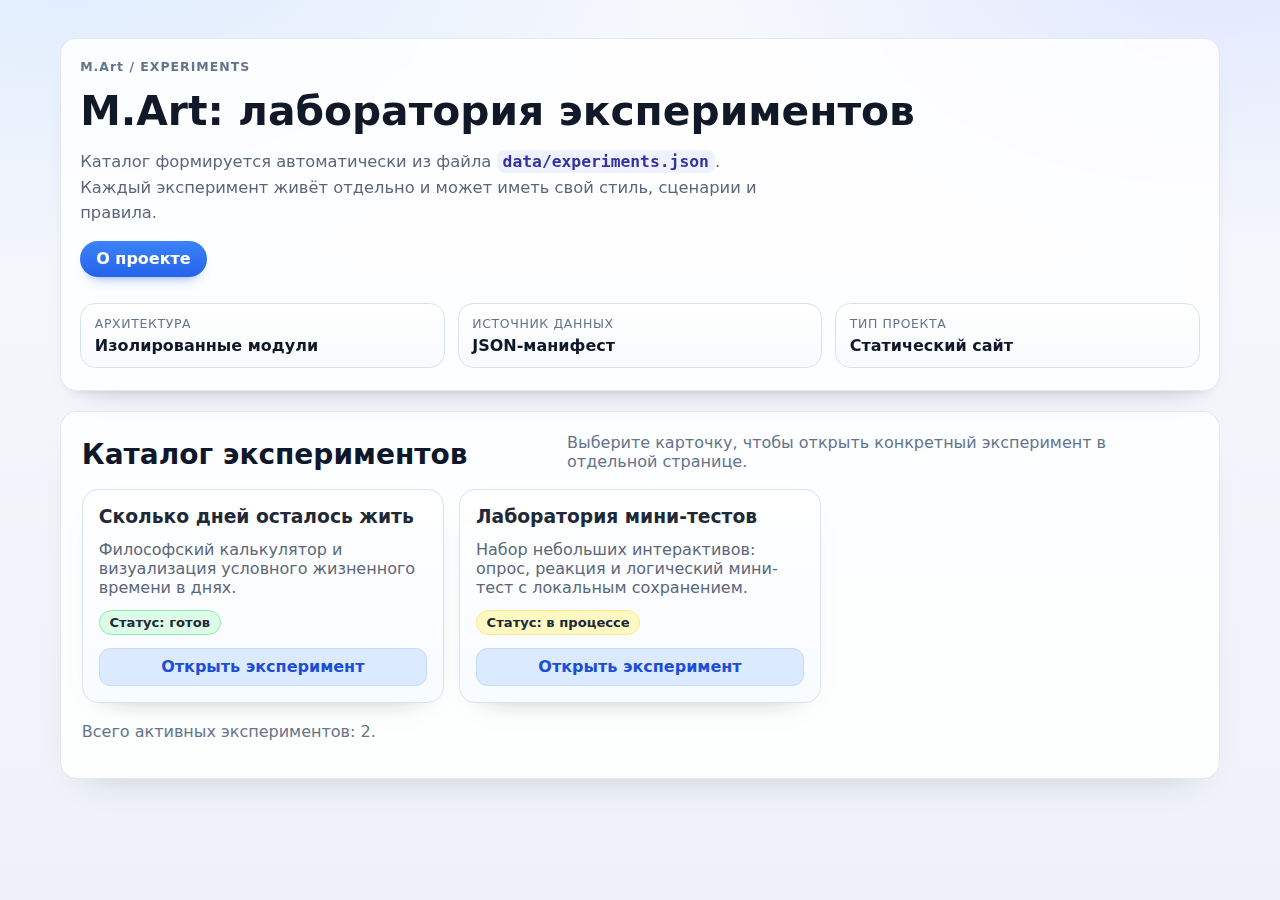
<file: index.html>
<!doctype html>
<html lang="ru">
  <head>
    <meta charset="UTF-8" />
    <meta name="viewport" content="width=device-width, initial-scale=1.0" />
    <title>M.Art — лаборатория экспериментов</title>
    <link rel="stylesheet" href="./assets/css/base.css" />
  </head>
  <body class="page-home">
    <main class="container">
      <!-- Верхняя панель в стиле Windows 11: чистая типографика, мягкие тени и без лишних декоративных кнопок. -->
      <header class="hero-shell">
        <!-- Главный блок с кратким описанием, чтобы новичку было понятно, откуда берутся карточки. -->
        <div class="hero-main">
          <p class="eyebrow">M.Art / EXPERIMENTS</p>
          <h1>M.Art: лаборатория экспериментов</h1>
          <p class="subtitle">
            Каталог формируется автоматически из файла <code>data/experiments.json</code>. Каждый эксперимент
            живёт отдельно и может иметь свой стиль, сценарии и правила.
          </p>
          <div class="hero-actions">
            <a class="nav-link" href="./about/">О проекте</a>
          </div>
        </div>

        <!-- Небольшие показатели добавляют детализацию и помогают быстро оценить состояние каталога. -->
        <div class="hero-stats" aria-label="Краткая сводка проекта">
          <article class="stat-item">
            <p class="stat-label">Архитектура</p>
            <p class="stat-value">Изолированные модули</p>
          </article>
          <article class="stat-item">
            <p class="stat-label">Источник данных</p>
            <p class="stat-value">JSON-манифест</p>
          </article>
          <article class="stat-item">
            <p class="stat-label">Тип проекта</p>
            <p class="stat-value">Статический сайт</p>
          </article>
        </div>
      </header>

      <!-- Основная зона с карточками экспериментов. ID оставляем прежними, чтобы JS продолжил работать без изменений. -->
      <section class="catalog-shell">
        <div class="catalog-head">
          <h2>Каталог экспериментов</h2>
          <p class="catalog-description">Выберите карточку, чтобы открыть конкретный эксперимент в отдельной странице.</p>
        </div>
        <div id="catalog" class="grid" aria-live="polite"></div>
        <p id="catalog-note" class="note"></p>
      </section>
    </main>

    <script type="module" src="./assets/js/catalog.js"></script>
  </body>
</html>
</file>
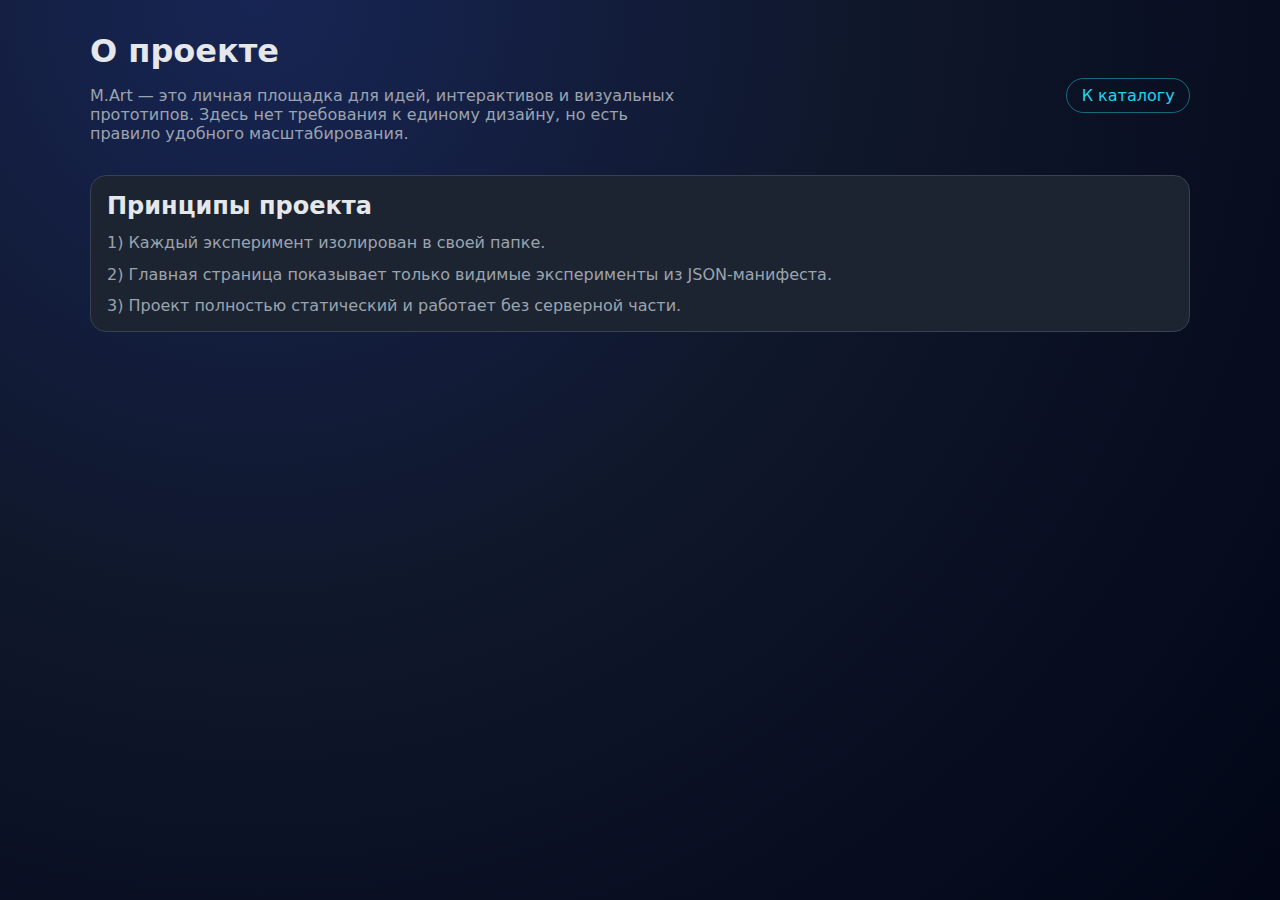
<file: about/index.html>
<!doctype html>
<html lang="ru">
  <head>
    <meta charset="UTF-8" />
    <meta name="viewport" content="width=device-width, initial-scale=1.0" />
    <title>О проекте — M.Art</title>
    <link rel="stylesheet" href="../assets/css/base.css" />
  </head>
  <body>
    <main class="container">
      <header>
        <div>
          <h1>О проекте</h1>
          <p class="subtitle">
            M.Art — это личная площадка для идей, интерактивов и визуальных прототипов. Здесь нет требования к
            единому дизайну, но есть правило удобного масштабирования.
          </p>
        </div>
        <a class="nav-link" href="../">К каталогу</a>
      </header>

      <section class="card" style="margin-top: 1rem">
        <h2>Принципы проекта</h2>
        <p>1) Каждый эксперимент изолирован в своей папке.</p>
        <p>2) Главная страница показывает только видимые эксперименты из JSON-манифеста.</p>
        <p>3) Проект полностью статический и работает без серверной части.</p>
      </section>
    </main>
  </body>
</html>
</file>
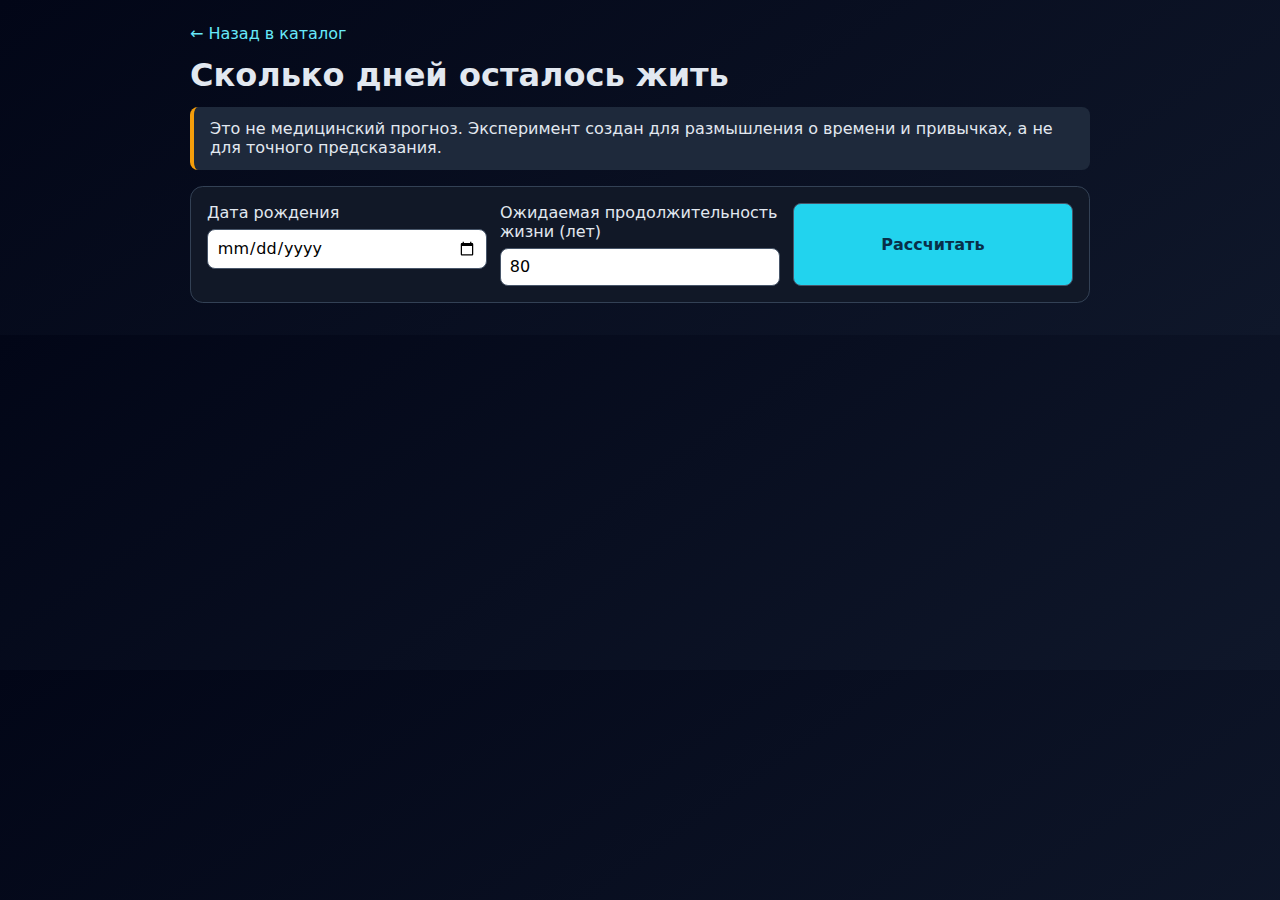
<file: experiments/life-days/index.html>
<!doctype html>
<html lang="ru">
  <head>
    <meta charset="UTF-8" />
    <meta name="viewport" content="width=device-width, initial-scale=1.0" />
    <title>Сколько дней осталось жить</title>
    <link rel="stylesheet" href="./life-days.css" />
  </head>
  <body>
    <main class="life-lab">
      <a class="back-link" href="../../">← Назад в каталог</a>
      <h1>Сколько дней осталось жить</h1>
      <p class="disclaimer">
        Это не медицинский прогноз. Эксперимент создан для размышления о времени и привычках, а не для точного
        предсказания.
      </p>

      <form id="life-form" class="panel">
        <label>
          Дата рождения
          <input type="date" name="birthDate" required />
        </label>
        <label>
          Ожидаемая продолжительность жизни (лет)
          <input type="number" name="lifeExpectancy" min="1" max="130" value="80" />
        </label>
        <button type="submit">Рассчитать</button>
      </form>

      <section id="result" class="panel hidden" aria-live="polite">
        <h2>Результат</h2>
        <p id="summary"></p>
        <div class="progress-wrap">
          <div id="progress" class="progress"></div>
        </div>
        <small id="percent"></small>
        <div id="grid" class="day-grid" aria-label="Визуализация прожитых и оставшихся дней"></div>
      </section>
    </main>

    <script type="module" src="./life-days.js"></script>
  </body>
</html>
</file>
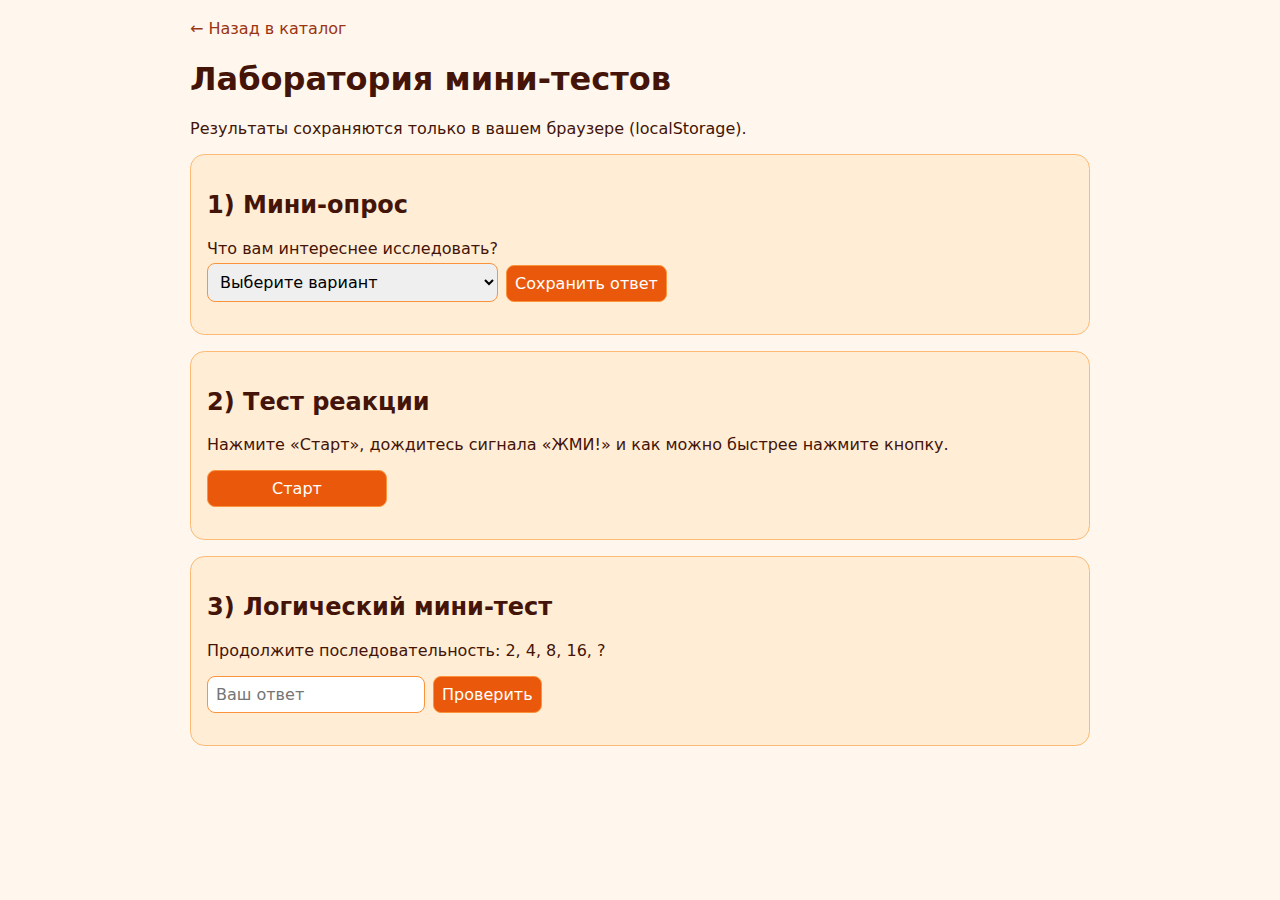
<file: experiments/tests-lab/index.html>
<!doctype html>
<html lang="ru">
  <head>
    <meta charset="UTF-8" />
    <meta name="viewport" content="width=device-width, initial-scale=1.0" />
    <title>Лаборатория мини-тестов</title>
    <link rel="stylesheet" href="./tests-lab.css" />
  </head>
  <body>
    <main class="tests-page">
      <a href="../../" class="back-link">← Назад в каталог</a>
      <h1>Лаборатория мини-тестов</h1>
      <p>Результаты сохраняются только в вашем браузере (localStorage).</p>

      <section class="panel">
        <h2>1) Мини-опрос</h2>
        <form id="poll-form">
          <label>
            Что вам интереснее исследовать?
            <select name="topic" required>
              <option value="">Выберите вариант</option>
              <option value="ui">UI-эксперименты</option>
              <option value="games">Мини-игры</option>
              <option value="data">Визуализации данных</option>
            </select>
          </label>
          <button type="submit">Сохранить ответ</button>
        </form>
        <p id="poll-result"></p>
      </section>

      <section class="panel">
        <h2>2) Тест реакции</h2>
        <p>Нажмите «Старт», дождитесь сигнала «ЖМИ!» и как можно быстрее нажмите кнопку.</p>
        <button id="reaction-button" class="reaction-btn">Старт</button>
        <p id="reaction-result"></p>
      </section>

      <section class="panel">
        <h2>3) Логический мини-тест</h2>
        <p>Продолжите последовательность: 2, 4, 8, 16, ?</p>
        <form id="logic-form">
          <input type="number" name="answer" placeholder="Ваш ответ" required />
          <button type="submit">Проверить</button>
        </form>
        <p id="logic-result"></p>
      </section>
    </main>

    <script type="module" src="./tests-lab.js"></script>
  </body>
</html>
</file>
<file: assets/css/base.css>
/* Базовые переменные для общего каркаса сайта. Если изменить, поменяется внешний вид каталога и служебных страниц. */
:root {
  --bg: #0f172a;
  --bg-soft: #111827;
  --card: #1f2937;
  --text: #e5e7eb;
  --muted: #9ca3af;
  --accent: #22d3ee;
  --ok: #34d399;
  --warn: #f59e0b;
  --draft: #a78bfa;
}

/* Сбрасываем отступы, чтобы в разных браузерах не было неожиданных смещений. */
* {
  box-sizing: border-box;
}

/* Тёмная тема остаётся базовой для внутренних страниц (например, /about). */
body {
  margin: 0;
  font-family: Inter, system-ui, -apple-system, Segoe UI, Roboto, sans-serif;
  color: var(--text);
  background: radial-gradient(circle at 20% 0%, #172554 0%, var(--bg) 45%, #020617 100%);
  min-height: 100vh;
}

.container {
  width: min(1100px, 92vw);
  margin: 0 auto;
  padding: 2rem 0 3rem;
}

header {
  display: flex;
  justify-content: space-between;
  gap: 1rem;
  align-items: center;
  flex-wrap: wrap;
}

h1,
h2,
h3 {
  margin: 0;
}

.subtitle {
  color: var(--muted);
  max-width: 60ch;
}

.nav-link {
  color: var(--accent);
  text-decoration: none;
  border: 1px solid color-mix(in srgb, var(--accent) 45%, transparent);
  border-radius: 999px;
  padding: 0.45rem 0.9rem;
}

.grid {
  margin-top: 1.5rem;
  display: grid;
  grid-template-columns: repeat(auto-fill, minmax(270px, 1fr));
  gap: 1rem;
}

.card {
  background: color-mix(in srgb, var(--card) 88%, black);
  border: 1px solid #374151;
  border-radius: 1rem;
  padding: 1rem;
  display: flex;
  flex-direction: column;
  gap: 0.8rem;
}

.card p {
  margin: 0;
  color: var(--muted);
}

.status {
  width: fit-content;
  border-radius: 999px;
  padding: 0.25rem 0.6rem;
  font-size: 0.82rem;
}

.status--готов {
  background: color-mix(in srgb, var(--ok) 25%, transparent);
  border: 1px solid color-mix(in srgb, var(--ok) 55%, transparent);
}

.status--в-процессе {
  background: color-mix(in srgb, var(--warn) 25%, transparent);
  border: 1px solid color-mix(in srgb, var(--warn) 55%, transparent);
}

.status--черновик {
  background: color-mix(in srgb, var(--draft) 25%, transparent);
  border: 1px solid color-mix(in srgb, var(--draft) 55%, transparent);
}

.button-link {
  margin-top: auto;
  color: #03111e;
  text-decoration: none;
  background: var(--accent);
  border-radius: 0.7rem;
  padding: 0.55rem 0.8rem;
  text-align: center;
  font-weight: 700;
}

.note {
  margin-top: 1.2rem;
  color: var(--muted);
}

/* Ниже — отдельные стили только для главной страницы.
   Это безопаснее для поддержки: внутренние страницы не сломаются из-за нового дизайна. */
.page-home {
  --surface: #ffffff;
  --surface-soft: #f8fafc;
  --line: #d9e2ec;
  --text-main: #1f2937;
  --text-soft: #5b6778;
  --blue: #2563eb;
  --blue-soft: #dbeafe;
  background:
    radial-gradient(70rem 40rem at 5% -10%, #dbeafe 0%, transparent 56%),
    radial-gradient(60rem 35rem at 95% -5%, #e0e7ff 0%, transparent 52%),
    linear-gradient(180deg, #f6f8fc 0%, #eef2f8 100%);
  color: var(--text-main);
}

/* Общий контейнер делаем чуть шире, чтобы карточки не выглядели тесно на больших экранах. */
.page-home .container {
  width: min(1160px, 92vw);
  padding: 2.4rem 0 3rem;
}

/* Панель в стилистике Windows 11: мягкий материал, спокойная глубина и аккуратные скругления. */
.page-home .hero-shell {
  display: grid;
  gap: 1.6rem;
  grid-template-columns: 1fr;
  background: color-mix(in srgb, var(--surface) 84%, transparent);
  border: 1px solid color-mix(in srgb, var(--line) 75%, transparent);
  border-radius: 1rem;
  padding: 1.2rem 1.2rem 1.4rem;
  box-shadow:
    0 18px 34px -28px rgba(15, 23, 42, 0.32),
    0 8px 16px -12px rgba(15, 23, 42, 0.2);
  backdrop-filter: blur(20px);
}

/* Маленький заголовок помогает структурировать экран и делает шапку визуально “дороже”. */
.page-home .eyebrow {
  margin: 0;
  font-size: 0.78rem;
  letter-spacing: 0.08em;
  font-weight: 700;
  color: #64748b;
}

.page-home .hero-main {
  display: grid;
  gap: 0.9rem;
}

.page-home h1 {
  font-size: clamp(1.85rem, 3.4vw, 2.55rem);
  line-height: 1.14;
  color: #111827;
}

/* Улучшаем читаемость длинного текста на светлом фоне. */
.page-home .subtitle {
  color: var(--text-soft);
  font-size: 1.02rem;
  max-width: 68ch;
  line-height: 1.58;
  margin: 0;
}

.page-home code {
  background: #eef2ff;
  color: #3730a3;
  padding: 0.14rem 0.38rem;
  border-radius: 0.45rem;
  font-weight: 600;
}

.page-home .hero-actions {
  display: flex;
  flex-wrap: wrap;
  gap: 0.6rem;
}

/* Кнопка становится контрастной, чтобы её было легко заметить даже начинающему пользователю. */
.page-home .nav-link {
  color: #ffffff;
  background: linear-gradient(180deg, #3b82f6 0%, #2563eb 100%);
  border: none;
  padding: 0.55rem 1rem;
  font-weight: 600;
  box-shadow: 0 8px 14px -10px rgba(37, 99, 235, 0.85);
}

/* Сетка сводки — это вспомогательная информация, которая не мешает основному контенту. */
.page-home .hero-stats {
  display: grid;
  grid-template-columns: repeat(auto-fit, minmax(170px, 1fr));
  gap: 0.8rem;
}

.page-home .stat-item {
  margin: 0;
  border-radius: 0.95rem;
  border: 1px solid var(--line);
  background: linear-gradient(180deg, #ffffff 0%, #f8fafc 100%);
  padding: 0.75rem 0.85rem;
}

.page-home .stat-label,
.page-home .stat-value {
  margin: 0;
}

.page-home .stat-label {
  font-size: 0.78rem;
  text-transform: uppercase;
  letter-spacing: 0.05em;
  color: #64748b;
}

.page-home .stat-value {
  margin-top: 0.3rem;
  color: #0f172a;
  font-weight: 600;
}

/* Отдельная “пластина” для каталога делает интерфейс аккуратным и лучше масштабируется с ростом карточек. */
.page-home .catalog-shell {
  margin-top: 1.25rem;
  border-radius: 1.05rem;
  border: 1px solid color-mix(in srgb, var(--line) 75%, transparent);
  background: color-mix(in srgb, #ffffff 86%, transparent);
  box-shadow: 0 18px 38px -28px rgba(15, 23, 42, 0.28);
  padding: 1.3rem;
}

.page-home .catalog-head {
  display: flex;
  flex-wrap: wrap;
  justify-content: space-between;
  gap: 0.65rem 1.2rem;
  align-items: flex-end;
}

.page-home h2 {
  color: #0f172a;
  font-size: clamp(1.3rem, 2.5vw, 1.75rem);
}

.page-home .catalog-description {
  margin: 0;
  max-width: 62ch;
  color: #64748b;
}

.page-home .grid {
  margin-top: 1.15rem;
  gap: 0.95rem;
}

/* Карточки каталога получили более светлый стиль и мягкую анимацию при наведении. */
.page-home .card {
  background: linear-gradient(180deg, #ffffff 0%, #f8fbff 100%);
  border: 1px solid #dbe3ef;
  color: var(--text-main);
  border-radius: 1rem;
  padding: 1rem;
  box-shadow: 0 12px 28px -26px rgba(15, 23, 42, 0.65);
  transition: transform 0.2s ease, box-shadow 0.2s ease;
}

.page-home .card:hover {
  transform: translateY(-2px);
  box-shadow: 0 16px 24px -20px rgba(15, 23, 42, 0.34);
}

.page-home .card p {
  color: var(--text-soft);
}

.page-home .status {
  color: #1f2937;
  border: 1px solid transparent;
  font-weight: 600;
}

.page-home .status--готов {
  background: #dcfce7;
  border-color: #86efac;
}

.page-home .status--в-процессе {
  background: #fef9c3;
  border-color: #fde68a;
}

.page-home .status--черновик {
  background: #ede9fe;
  border-color: #c4b5fd;
}

/* CTA-кнопка в духе Windows 11: сдержанный синий акцент и мягкая рамка. */
.page-home .button-link {
  color: #1d4ed8;
  background: var(--blue-soft);
  border: 1px solid #bfdbfe;
  font-weight: 700;
}

.page-home .note {
  color: #64748b;
}

/* На мобильных экранах уменьшаем отступы для экономии места и сохранения читаемости. */
@media (max-width: 700px) {
  .page-home .hero-shell,
  .page-home .catalog-shell {
    padding: 1rem;
  }

  .page-home .hero-stats {
    grid-template-columns: 1fr;
  }
}
</file>
<file: experiments/life-days/life-days.css>
/* Этот стиль специально локальный для эксперимента, чтобы не влиять на другие страницы. */
body {
  margin: 0;
  font-family: 'IBM Plex Sans', system-ui, sans-serif;
  background: linear-gradient(145deg, #020617, #0f172a);
  color: #e2e8f0;
}

.life-lab {
  width: min(900px, 92vw);
  margin: 0 auto;
  padding: 1.5rem 0 2rem;
}

.back-link {
  color: #67e8f9;
  text-decoration: none;
}

h1 {
  margin: 0.8rem 0;
}

.disclaimer {
  margin: 0;
  padding: 0.8rem 1rem;
  border-left: 4px solid #f59e0b;
  background: #1e293b;
  border-radius: 0.5rem;
}

.panel {
  margin-top: 1rem;
  padding: 1rem;
  border-radius: 0.8rem;
  background: #111827;
  border: 1px solid #334155;
}

form {
  display: grid;
  gap: 0.8rem;
  grid-template-columns: repeat(auto-fit, minmax(220px, 1fr));
}

label {
  display: flex;
  flex-direction: column;
  gap: 0.4rem;
}

input,
button {
  font: inherit;
  padding: 0.55rem;
  border-radius: 0.5rem;
  border: 1px solid #475569;
}

button {
  cursor: pointer;
  background: #22d3ee;
  color: #082f49;
  font-weight: 700;
}

.hidden {
  display: none;
}

.progress-wrap {
  width: 100%;
  height: 16px;
  background: #334155;
  border-radius: 999px;
  overflow: hidden;
}

.progress {
  height: 100%;
  width: 0%;
  background: linear-gradient(90deg, #22d3ee, #34d399);
}

.day-grid {
  margin-top: 1rem;
  display: grid;
  grid-template-columns: repeat(40, 1fr);
  gap: 3px;
}

.day-cell {
  aspect-ratio: 1;
  border-radius: 2px;
  background: #1f2937;
}

.day-cell--spent {
  background: #22d3ee;
}
</file>
<file: experiments/tests-lab/tests-lab.css>
/* Отдельная стилистика этого эксперимента: яркая и контрастная, без связи с другими страницами. */
body {
  margin: 0;
  font-family: 'Trebuchet MS', system-ui, sans-serif;
  background: #fff7ed;
  color: #431407;
}

.tests-page {
  width: min(900px, 92vw);
  margin: 0 auto;
  padding: 1.2rem 0 2rem;
}

.back-link {
  color: #9a3412;
  text-decoration: none;
}

.panel {
  margin-top: 1rem;
  background: #ffedd5;
  border: 1px solid #fdba74;
  border-radius: 0.9rem;
  padding: 1rem;
}

form {
  display: flex;
  flex-wrap: wrap;
  gap: 0.5rem;
  align-items: end;
}

label {
  display: flex;
  flex-direction: column;
  gap: 0.3rem;
}

input,
select,
button {
  font: inherit;
  padding: 0.5rem;
  border-radius: 0.5rem;
  border: 1px solid #fb923c;
}

button {
  cursor: pointer;
  background: #ea580c;
  color: #fff;
}

.reaction-btn {
  min-width: 180px;
}

.reaction-btn.waiting {
  background: #facc15;
  color: #422006;
}

.reaction-btn.go {
  background: #16a34a;
}
</file>
